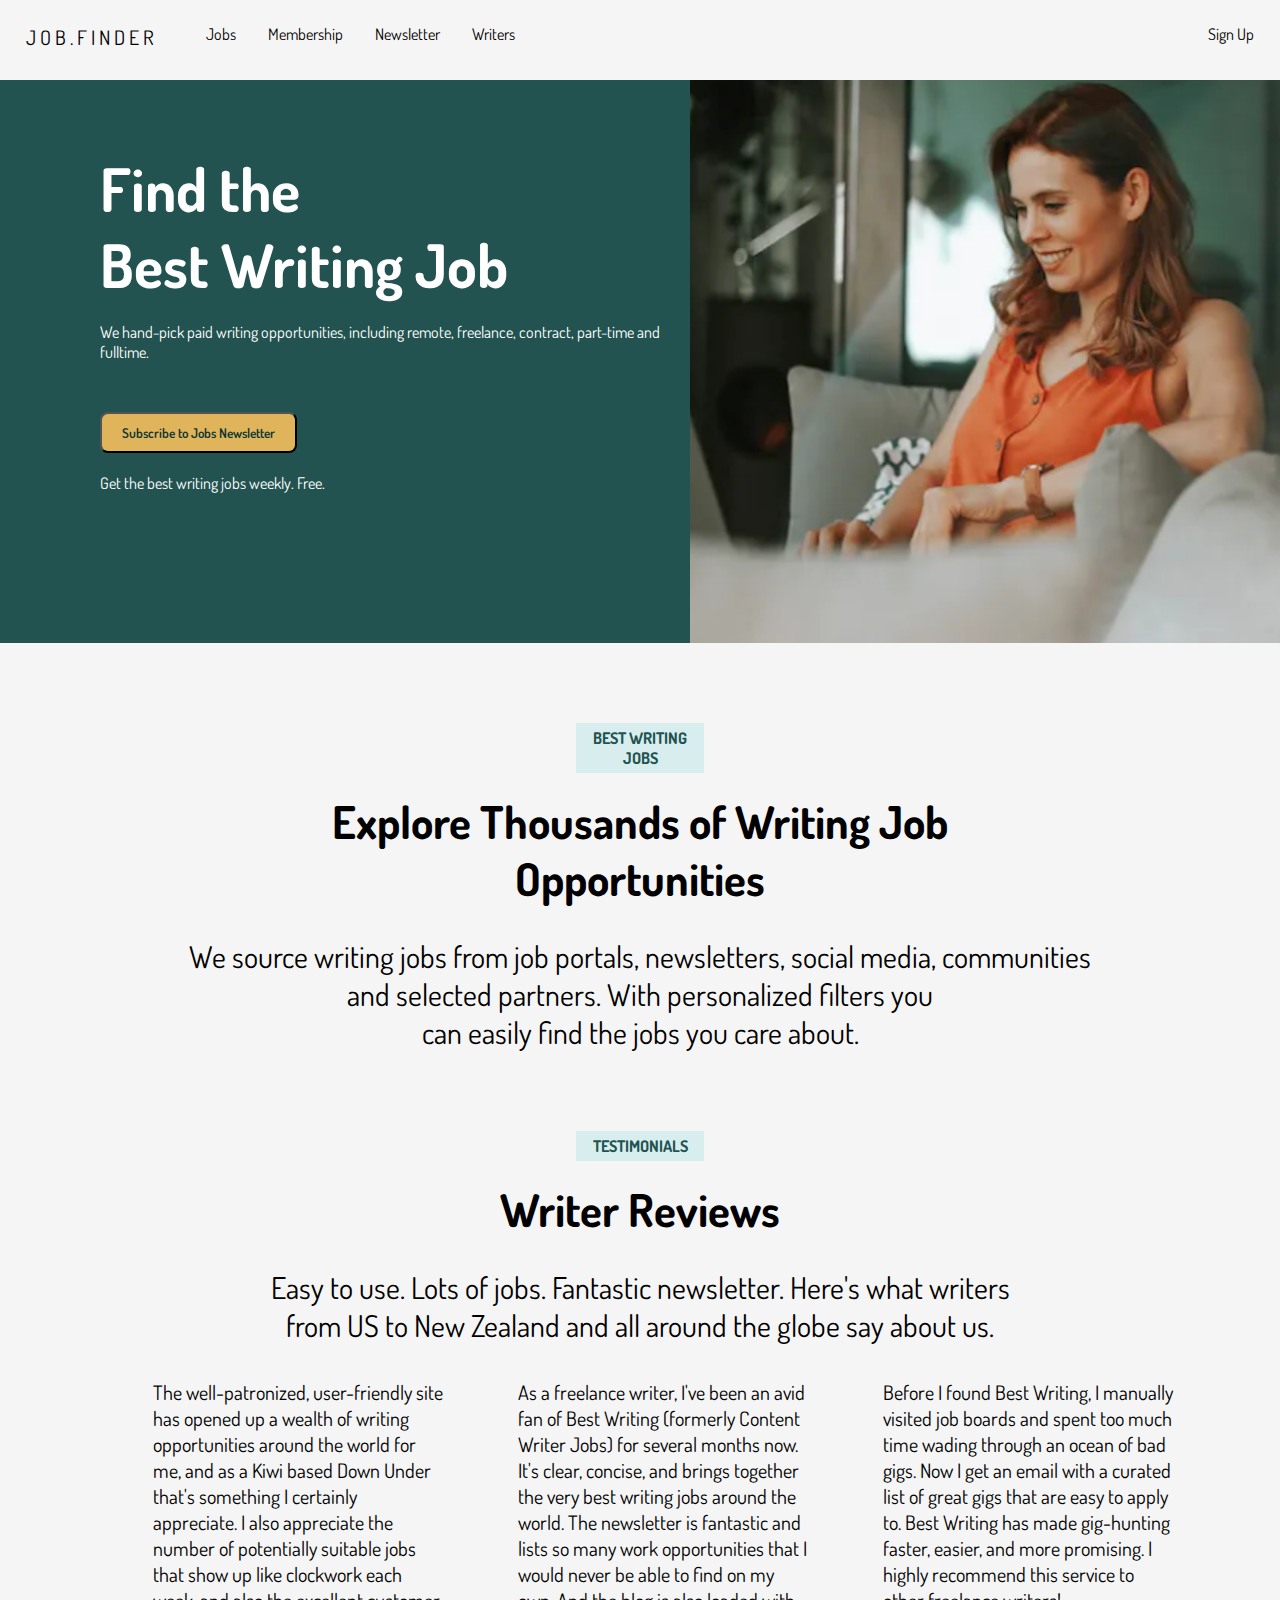
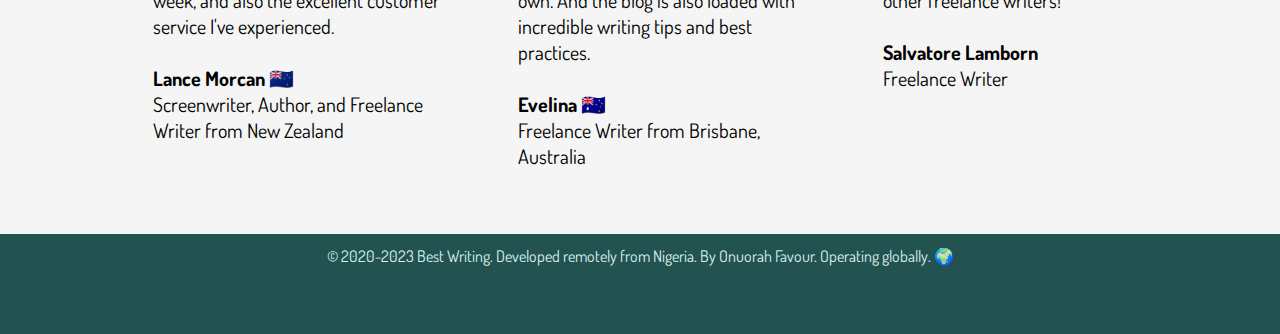
<file: index.html>
<!DOCTYPE html>
<html lang="en">
<head>
    <meta charset="UTF-8">
    <meta name="viewport" content="width=device-width, initial-scale=1.0">
    <title>Job Finder</title>
    <link rel="stylesheet" href="./style.css">
</head>
<body>
    <div class="navbar">
        <a href="index.html">J O B . F I N D E R</a>
        <a href="jobs.html">Jobs</a>
        <a href="membership.html">Membership</a>
        <a href="news-letter">Newsletter</a>
        <a href="writers.html">Writers</a>
        <a href="signUp.html">Sign Up</a>
    </div>

    <div class="main">
        <div class="mainLeft">
            <h2>Find the <br> Best Writing Job</h2>
            <p>We hand-pick paid writing opportunities, including remote, freelance, contract, part-time and fulltime.</p>
            <input type="button" value="Subscribe to Jobs Newsletter">
            <p>Get the best writing jobs weekly. Free.</p>
        </div>
        <div class="mainRight">
            <img src="./media/jobIMG1.png" alt="woman_img1">
        </div>
    </div>

    <div class="best-writing-jobs">
        <h4>BEST WRITING JOBS</h4>
        <h1 style="margin-bottom: 30px; font-size: 45px;">Explore Thousands of Writing Job <br> Opportunities</h1>
        <p style="font-size: 30px;">We source writing jobs from job portals, newsletters, social media, communities <br> 
            and selected partners. With personalized filters you <br>
            can easily find the jobs you care about.</p>
        <h4>TESTIMONIALS</h4>
        <h1 style="margin-bottom: 30px; font-size: 45px;">Writer Reviews</h1>
        <p style="font-size: 30px;">Easy to use. Lots of jobs. Fantastic newsletter. Here's what writers <br> from US to New Zealand and all around the globe say about us.</p>
    </div>

    <div class="row-test">
        <div class="test-col">
            <p>The well-patronized, user-friendly site has opened up a wealth of writing opportunities around the world for me, and as a Kiwi based Down Under that's something I certainly appreciate. I also appreciate the number of potentially suitable jobs that show up like clockwork each week, and also the excellent customer service I've experienced.
                <br>
                <br><strong>Lance Morcan 🇳🇿</strong>
                <br>Screenwriter, Author, and Freelance Writer from New Zealand
            </p>
            
        </div>

        <div class="test-col">
            <p>As a freelance writer, I've been an avid fan of Best Writing (formerly Content Writer Jobs) for several months now. It's clear, concise, and brings together the very best writing jobs around the world. The newsletter is fantastic and lists so many work opportunities that I would never be able to find on my own. And the blog is also loaded with incredible writing tips and best practices.
            <br> <br>
            <strong>Evelina 🇦🇺</strong> <br>
            Freelance Writer from Brisbane, Australia</p>
        </div>

        <div class="test-col">
            <p>Before I found Best Writing, I manually visited job boards and spent too much time wading through an ocean of bad gigs. Now I get an email with a curated list of great gigs that are easy to apply to. Best Writing has made gig-hunting faster, easier, and more promising. I highly recommend this service to other freelance writers!
            <br> <br>
            <strong>Salvatore Lamborn</strong> <br>
            Freelance Writer</p>
        </div>
    </div>

    <footer>
        © 2020-2023 Best Writing. Developed remotely from Nigeria. By Onuorah Favour. Operating globally. 🌍
    </footer>
</body>
</html>
</file>
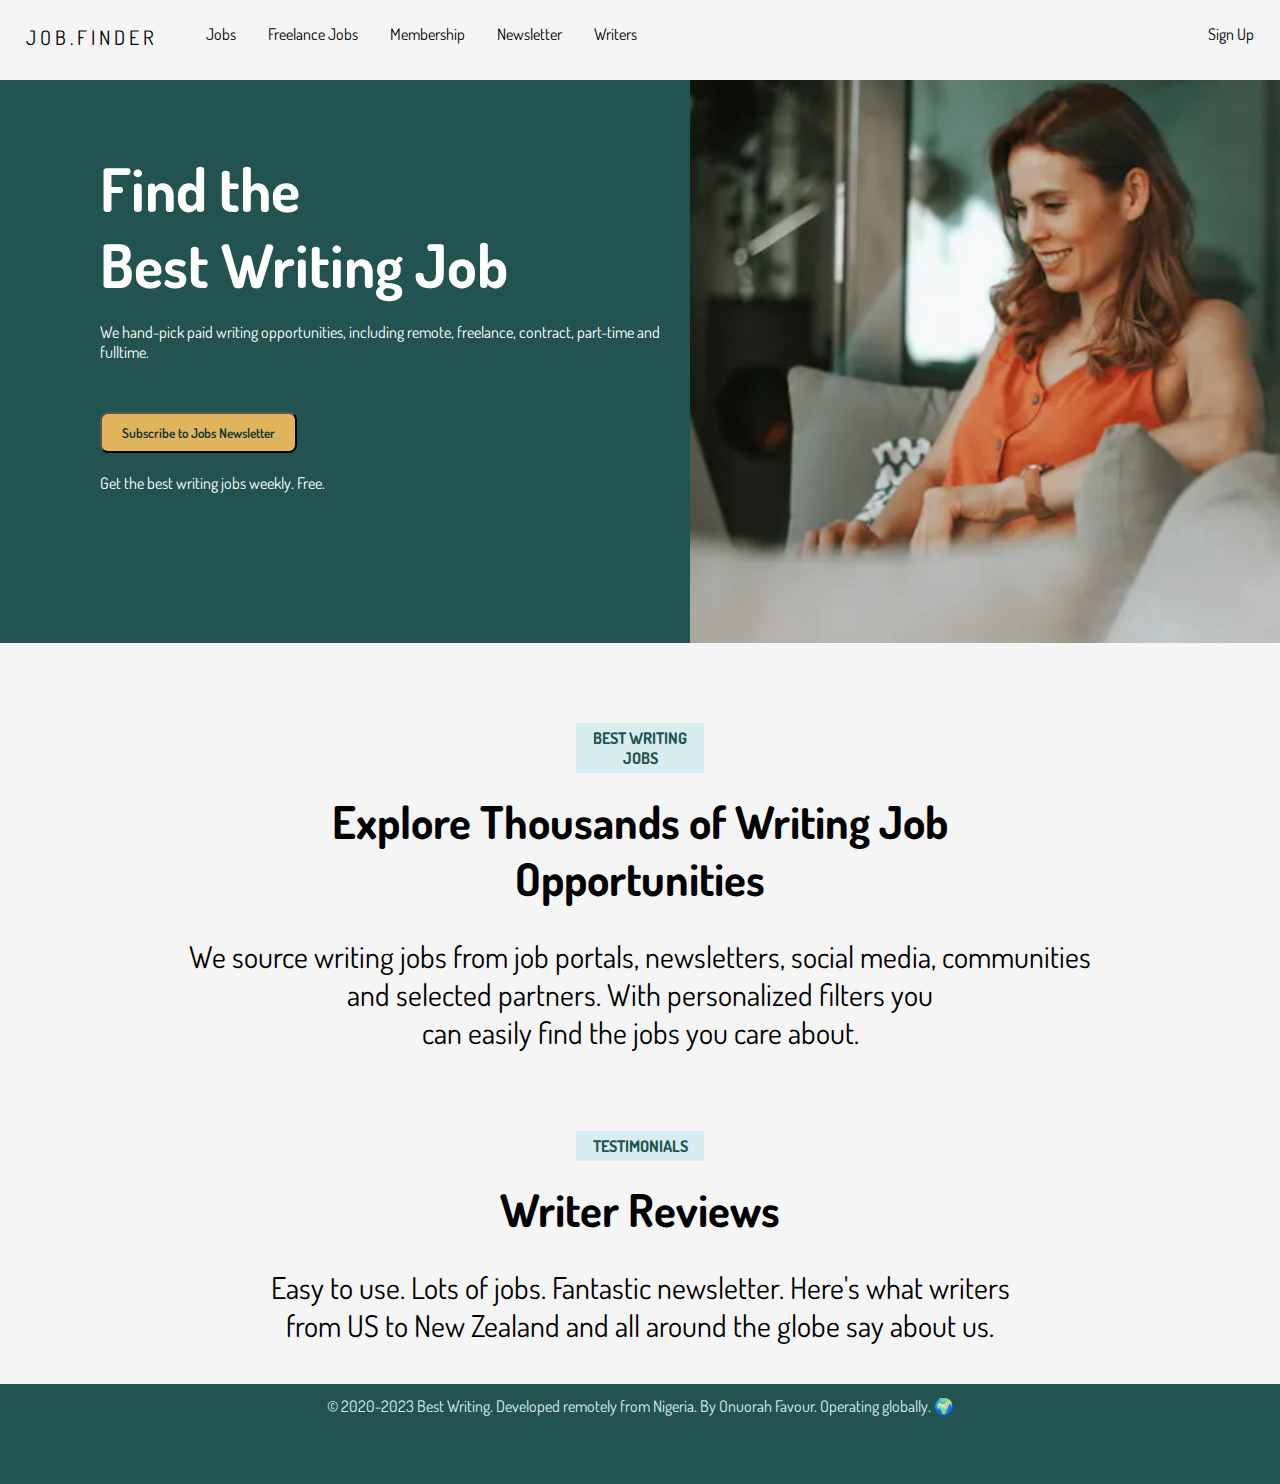
<file: jobs.html>
<!DOCTYPE html>
<html lang="en">
<head>
    <meta charset="UTF-8">
    <meta name="viewport" content="width=device-width, initial-scale=1.0">
    <title>Job Finder</title>
    <link rel="stylesheet" href="./style.css">
</head>
<body>
    <div class="navbar">
        <a href="index.html">J O B . F I N D E R</a>
        <a href="jobs.html">Jobs</a>
        <a href="freelanceJobs">Freelance Jobs</a>
        <a href="membership">Membership</a>
        <a href="news-letter">Newsletter</a>
        <a href="writers.html">Writers</a>
        <a href="signUp.html">Sign Up</a>
    </div>

    <div class="main">
        <div class="mainLeft">
            <h2>Find the <br> Best Writing Job</h2>
            <p>We hand-pick paid writing opportunities, including remote, freelance, contract, part-time and fulltime.</p>
            <input type="button" value="Subscribe to Jobs Newsletter">
            <p>Get the best writing jobs weekly. Free.</p>
        </div>
        <div class="mainRight">
            <img src="./media/jobIMG1.png" alt="woman_img1">
        </div>
    </div>

    <div class="best-writing-jobs">
        <h4>BEST WRITING JOBS</h4>
        <h1 style="margin-bottom: 30px; font-size: 45px;">Explore Thousands of Writing Job <br> Opportunities</h1>
        <p style="font-size: 30px;">We source writing jobs from job portals, newsletters, social media, communities <br> 
            and selected partners. With personalized filters you <br>
            can easily find the jobs you care about.</p>
        <h4>TESTIMONIALS</h4>
        <h1 style="margin-bottom: 30px; font-size: 45px;">Writer Reviews</h1>
        <p style="font-size: 30px;">Easy to use. Lots of jobs. Fantastic newsletter. Here's what writers <br> from US to New Zealand and all around the globe say about us.</p>
    </div>

    

    <footer>
        © 2020-2023 Best Writing. Developed remotely from Nigeria. By Onuorah Favour. Operating globally. 🌍
    </footer>
</body>
</html>
</file>
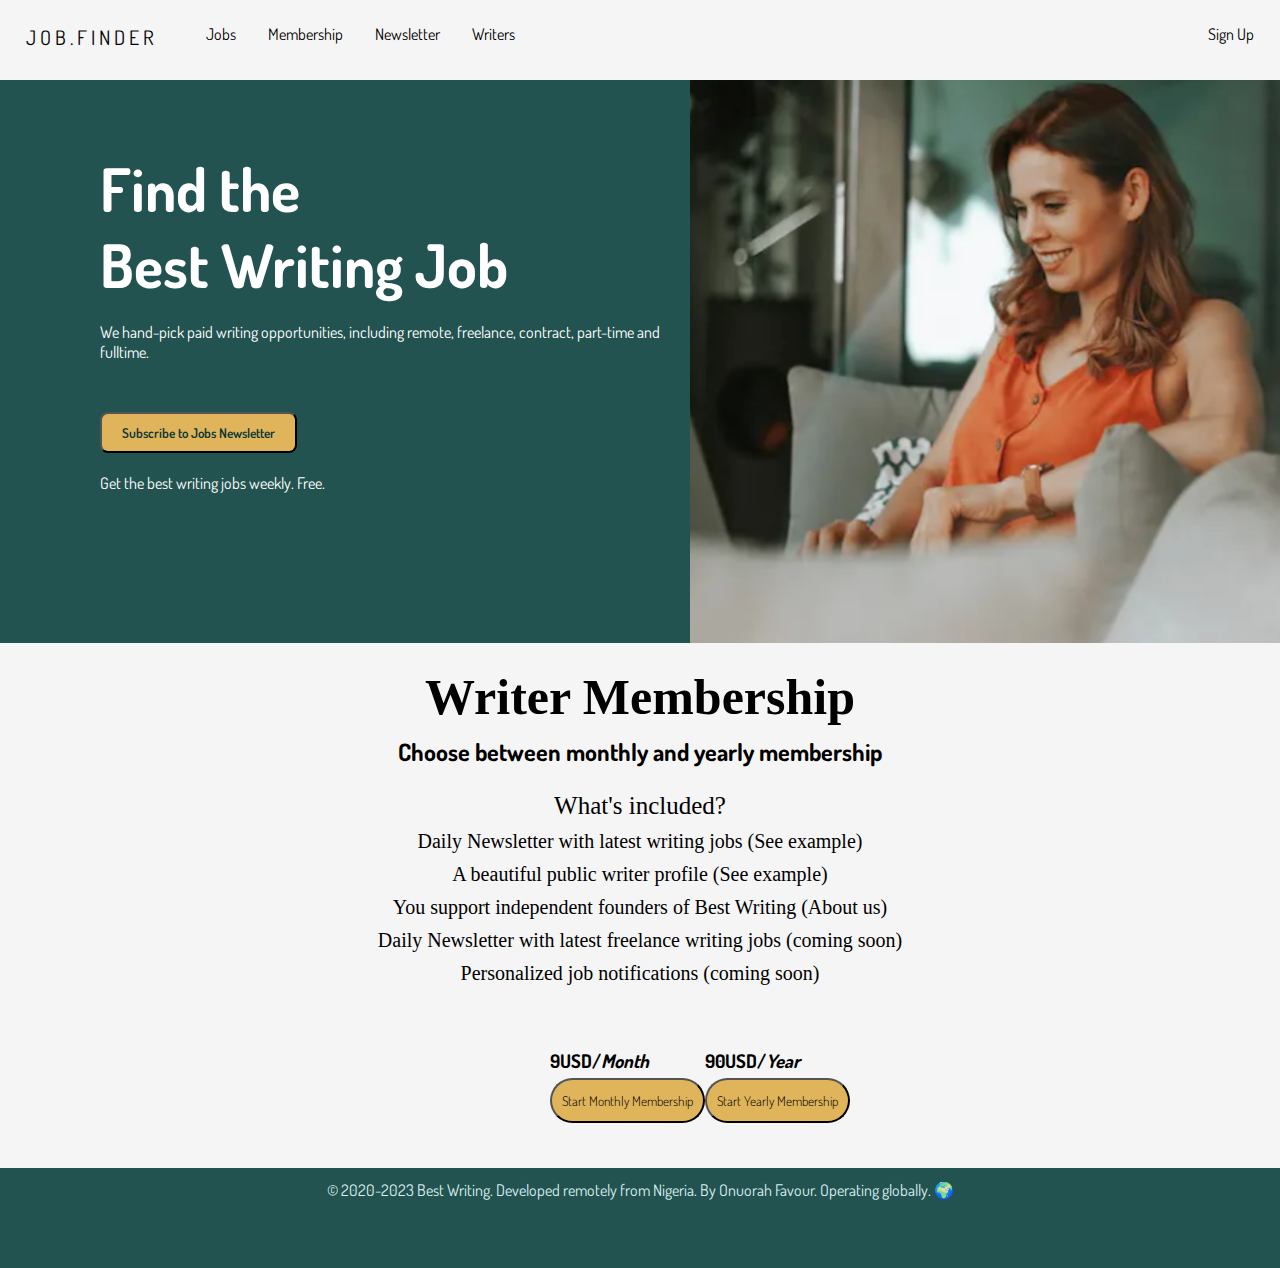
<file: membership.html>
<!DOCTYPE html>
<html lang="en">
<head>
    <meta charset="UTF-8">
    <meta name="viewport" content="width=device-width, initial-scale=1.0">
    <title>Job Finder</title>
    <link rel="stylesheet" href="./style.css">
</head>
<body>
    <div class="navbar">
        <a href="index.html">J O B . F I N D E R</a>
        <a href="jobs.html">Jobs</a>
        <a href="membership.html">Membership</a>
        <a href="news-letter">Newsletter</a>
        <a href="writers.html">Writers</a>
        <a href="signUp.html">Sign Up</a>
    </div>

    <div class="main">
        <div class="mainLeft">
            <h2>Find the <br> Best Writing Job</h2>
            <p>We hand-pick paid writing opportunities, including remote, freelance, contract, part-time and fulltime.</p>
            <input type="button" value="Subscribe to Jobs Newsletter">
            <p>Get the best writing jobs weekly. Free.</p>
        </div>
        <div class="mainRight">
            <img src="./media/jobIMG1.png" alt="woman_img1">
        </div>
    </div>

    <div class="mem_header">
        <h1>Writer Membership</h1>
        <h2>Choose between monthly and yearly membership</h2>
    </div>

    <div class="mem">
        <h3>What's included?</h3>
        <ul>
            <li>Daily Newsletter with latest writing jobs (See example)</li>
            <li>A beautiful public writer profile (See example)</li>
            <li>You support independent founders of Best Writing  (About us)</li>
            <li>Daily Newsletter with latest freelance writing jobs (coming soon)</li>
            <li>Personalized job notifications (coming soon)</li>

        </ul>
    </div>

    <div class="row-price">
        <div class="price-col">
            <h3>9USD/<em>Month</em></h3>
            <input type="button" value="Start Monthly Membership">
        </div>

        <div class="price-col">
            <h3>90USD/<em>Year</em></h3>
            <input type="button" value="Start Yearly Membership">
        </div>



    </div>
    

    
    <footer>
        © 2020-2023 Best Writing. Developed remotely from Nigeria. By Onuorah Favour. Operating globally. 🌍
    </footer>
</body>
</html>
</file>
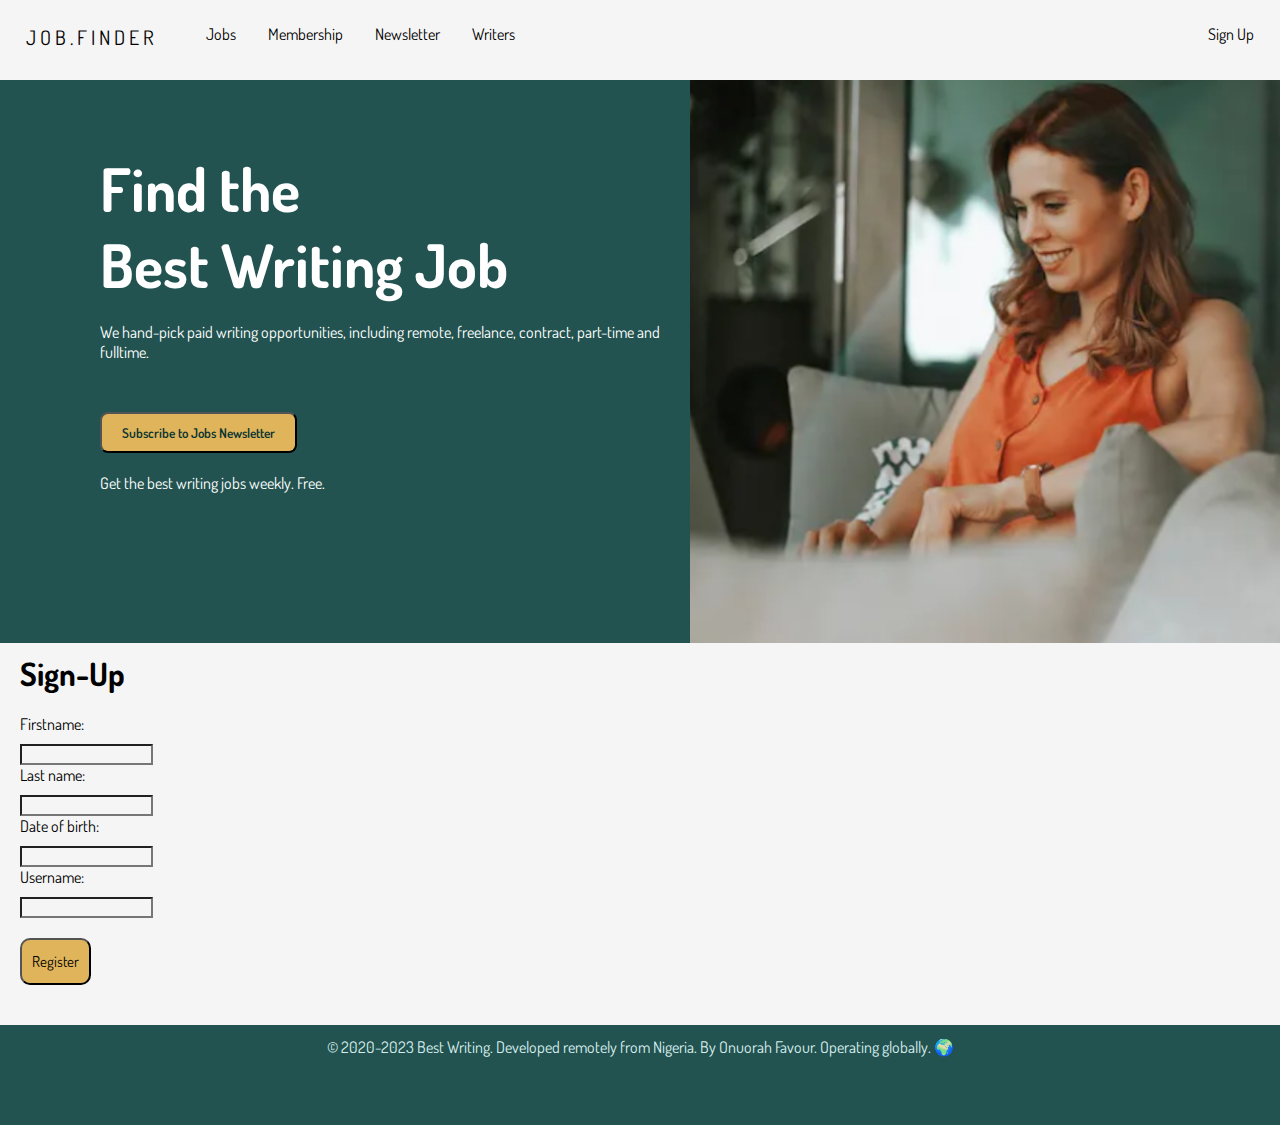
<file: signUp.html>
<!DOCTYPE html>
<html lang="en">
<head>
    <meta charset="UTF-8">
    <meta name="viewport" content="width=device-width, initial-scale=1.0">
    <title>Job Finder</title>
    <link rel="stylesheet" href="./style.css">
</head>
<body>
    <div class="navbar">
        <a href="index.html">J O B . F I N D E R</a>
        <a href="jobs.html">Jobs</a>
        <a href="membership.html">Membership</a>
        <a href="news-letter">Newsletter</a>
        <a href="writers.html">Writers</a>
        <a href="signUp.html">Sign Up</a>
    </div>

    <div class="main">
        <div class="mainLeft">
            <h2>Find the <br> Best Writing Job</h2>
            <p>We hand-pick paid writing opportunities, including remote, freelance, contract, part-time and fulltime.</p>
            <input type="button" value="Subscribe to Jobs Newsletter">
            <p>Get the best writing jobs weekly. Free.</p>
        </div>
        <div class="mainRight">
            <img src="./media/jobIMG1.png" alt="woman_img1">
        </div>
    </div>

   <div class="signup">
    <h1>Sign-Up</h1>
   </div>

    <form action="">
    Firstname: <br> 
    <input type="text" name="firstname" > <br>

    Last name: <br> 
    <input type="text" name="lastname" > <br>

    Date of birth: <br> 
    <input type="text" name="date of birth" > <br>

    Username: <br>
    <input type="text" name="username"> <br>

    </form>
    
    <div class="reg">
        <input type="button" value="Register">
    </div>

   

   
   

    
    <footer>
        © 2020-2023 Best Writing. Developed remotely from Nigeria. By Onuorah Favour. Operating globally. 🌍
    </footer>
</body>
</html>
</file>
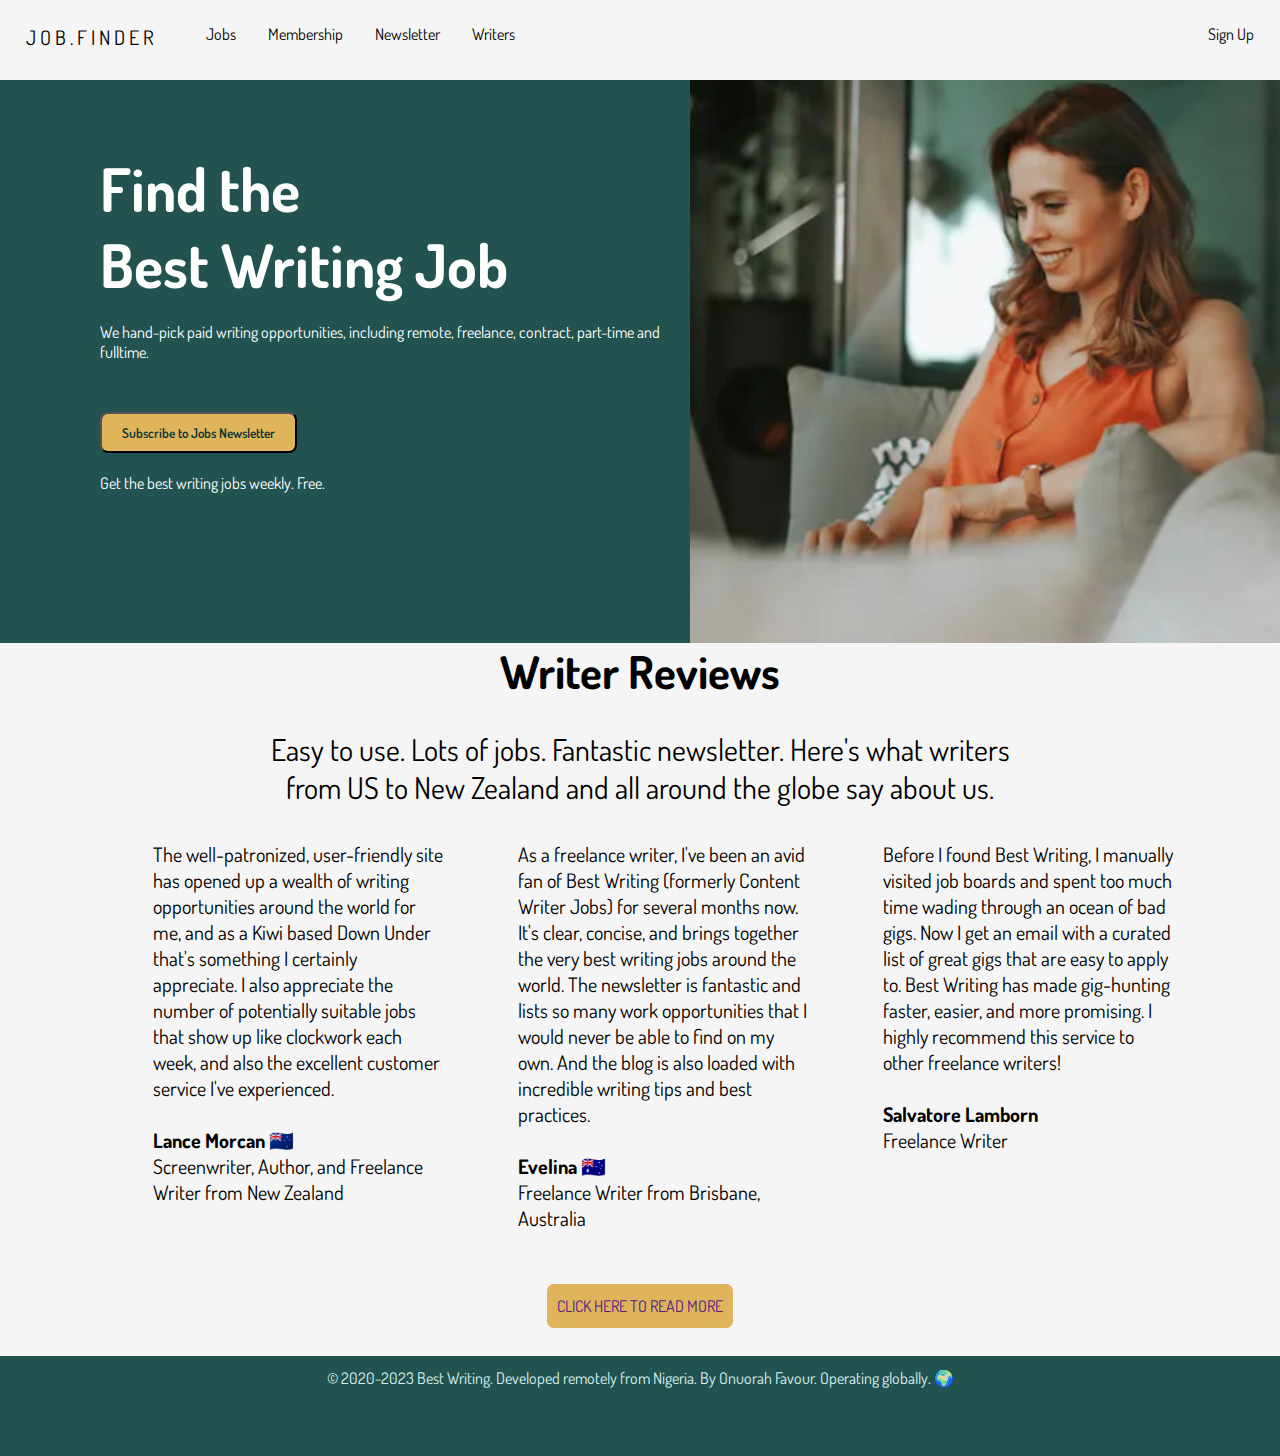
<file: writers.html>
<!DOCTYPE html>
<html lang="en">
<head>
    <meta charset="UTF-8">
    <meta name="viewport" content="width=device-width, initial-scale=1.0">
    <title>Job Finder</title>
    <link rel="stylesheet" href="./style.css">
</head>
<body>
    <div class="navbar">
        <a href="index.html">J O B . F I N D E R</a>
        <a href="jobs.html">Jobs</a>
        <a href="membership.html">Membership</a>
        <a href="news-letter">Newsletter</a>
        <a href="writers.html">Writers</a>
        <a href="signUp.html">Sign Up</a>
    </div>

    <div class="main">
        <div class="mainLeft">
            <h2>Find the <br> Best Writing Job</h2>
            <p>We hand-pick paid writing opportunities, including remote, freelance, contract, part-time and fulltime.</p>
            <input type="button" value="Subscribe to Jobs Newsletter">
            <p>Get the best writing jobs weekly. Free.</p>
        </div>
        <div class="mainRight">
            <img src="./media/jobIMG1.png" alt="woman_img1">
        </div>
    </div>

    <div class="best-writing-jobs">
        
        <h1 style="margin-bottom: 30px; font-size: 45px;">Writer Reviews</h1>
        <p style="font-size: 30px;">Easy to use. Lots of jobs. Fantastic newsletter. Here's what writers <br> from US to New Zealand and all around the globe say about us.</p>
    </div>

    <div class="row-test">
        <div class="test-col">
            <p>The well-patronized, user-friendly site has opened up a wealth of writing opportunities around the world for me, and as a Kiwi based Down Under that's something I certainly appreciate. I also appreciate the number of potentially suitable jobs that show up like clockwork each week, and also the excellent customer service I've experienced.
                <br>
                <br><strong>Lance Morcan 🇳🇿</strong>
                <br>Screenwriter, Author, and Freelance Writer from New Zealand
            </p>
            
        </div>

        <div class="test-col">
            <p>As a freelance writer, I've been an avid fan of Best Writing (formerly Content Writer Jobs) for several months now. It's clear, concise, and brings together the very best writing jobs around the world. The newsletter is fantastic and lists so many work opportunities that I would never be able to find on my own. And the blog is also loaded with incredible writing tips and best practices.
            <br> <br>
            <strong>Evelina 🇦🇺</strong> <br>
            Freelance Writer from Brisbane, Australia</p>
        </div>

        <div class="test-col">
            <p>Before I found Best Writing, I manually visited job boards and spent too much time wading through an ocean of bad gigs. Now I get an email with a curated list of great gigs that are easy to apply to. Best Writing has made gig-hunting faster, easier, and more promising. I highly recommend this service to other freelance writers!
            <br> <br>
            <strong>Salvatore Lamborn</strong> <br>
            Freelance Writer</p>
        </div>
    </div>

    <div class="link">
        <a href="">CLICK HERE TO READ MORE</a>
    </div>

    <footer>
        © 2020-2023 Best Writing. Developed remotely from Nigeria. By Onuorah Favour. Operating globally. 🌍
    </footer>
</body>
</html>
</file>
<file: style.css>
@import url('https://fonts.googleapis.com/css2?family=Dosis&family=Roboto:ital,wght@0,100;0,300;0,400;0,500;1,100;1,300;1,400&display=swap');

* {
    padding: 0;
    margin: 0;
    box-sizing: border-box;
    font-family: 'Dosis', sans-serif;
    background-color: whitesmoke;
}

.navbar {
    position: fixed;
    top: 0;
    width: 100%;
    background-color: whitesmoke;
    overflow: hidden;
    height: 80px;
    padding: 10px;
}

.navbar a {
    float: left;
    display: block;
    color: black;
    text-align: center;
    padding: 14px 16px;
    text-decoration: none;
    transition: background-color 0.8s ease-in-out;
    transition: border-radius 0.8s ease-in-out;
}

.navbar a:hover {
    background-color: #D8EEEE;
    color: #225350;
    border-radius: 10px;
}

.navbar a:first-child {
    margin-right: 20px;
    font-size: 20px;
}

.navbar a:last-child{
    float: right;
    color: black;
}

.main {
    display: flex;
    width: 100%;
}

.mainLeft {
    background-color: #225350;
    flex: 1;
    width: 50%;
    float: left;
    padding: 150px 0px 100px 100px;
}

.mainLeft h2 {
    background-color: #225350;
    color: #fff;
    margin-bottom: 20px;
    font-size: 60px;
}

.mainLeft p {
    background-color: #225350;
    color: #fff;
    margin-bottom: 50px;
}

.mainLeft input {
    padding: 10px 20px;
    font-weight: 600;
    margin-bottom: 20px;
    background-color: #E0B45A;
    border-radius: 8px;
    transition: background-color 0.8s ease-in-out;
    color: #093433;
}

.mainLeft input:hover {
    transform: scale(1.05);
}

.mainRight {
    float: left;
    width: 50%;
    flex: 1;
    height: auto;
    background-color: #225350;
    overflow: hidden;
}

.mainRight img {
    width: 100%;
    height: 100%;
    object-fit: cover;
}

.best-writing-jobs {
    text-align: center;
    height: auto;
    display: block;
    margin-bottom: 20px;
}

.best-writing-jobs h4 {
    margin-top: 80px;
    background-color: #D8EEEE;
    width: 10%;
    padding: 5px;
    color: #225350;
    margin-left: 45%;
    margin-bottom: 20px;
}

.row-test {
    display: block;
    height: auto;
    display: flex;
    justify-content: center;
    margin-bottom: 150px;
}

.test-col {
    width: 320px;
    height: 300px;
    margin-bottom: 20px;
    float: left;
    margin-left: 45px;
    padding: 15px;
    font-size: 20px;
}

.mem_header {
    padding: 25px 12px;
    text-align: center;
}

.mem_header h1 {
    margin-bottom: 10px;
    font-family: Cambria, Cochin, Georgia, Times, 'Times New Roman', serif;
    font-size: 50px;
}

.mem {
    text-align: left;
}

.mem h3 {
    text-align: center;
    margin-bottom: 10px;
    font-size: 25px;
    font-weight: 400;
    font-family: Cambria, Cochin, Georgia, Times, 'Times New Roman', serif;
}

.mem ul li {
    text-align: center;
    font-weight: 300;
    font-size: 20px;
    margin-top: 10px;
    margin-bottom: 10px;
    font-family: Cambria, Cochin, Georgia, Times, 'Times New Roman', serif;
}

.row-price {
    margin-top: 5%;
    display: flex;
    justify-content: space-between;
    padding-inline: 550px;
    align-items: center;
}

.price-col {
    align-items: normal;
    margin-bottom: 5px;
    
}

.price-col h3 {
    margin-bottom: 3px;
}

.price-col input {
    background-color: #E0B45A;
    padding: 12px 10px;
    margin-top: 3px;
    border-radius: 60px;
    font-weight: 300;
}

.link {
    text-align: center;
}

.link a {
    background-color: #E0B45A;
    text-decoration: none;
    cursor: pointer;
    padding: 12px 10px;
    border-radius: 7px;
}

.signup {
    margin-top: 10px;
    margin-left: 20px;
}

form {
    margin-top: 20px;
    margin-left: 20px;
}

form input {
    margin-top: 10px;
}

.reg {
    margin-left: 20px;
    margin-top: 20px;
}

.reg input {
    padding: 12px 10px;
    font-size: 15px;
    background-color: #E0B45A;
    border-radius: 10px;
}











footer {
    background-color: #225350;
    margin-top: 40px;
    height: 100px;
    color: #D8EEEE;
    padding: 12px;
    text-align: center;
}
</file>
